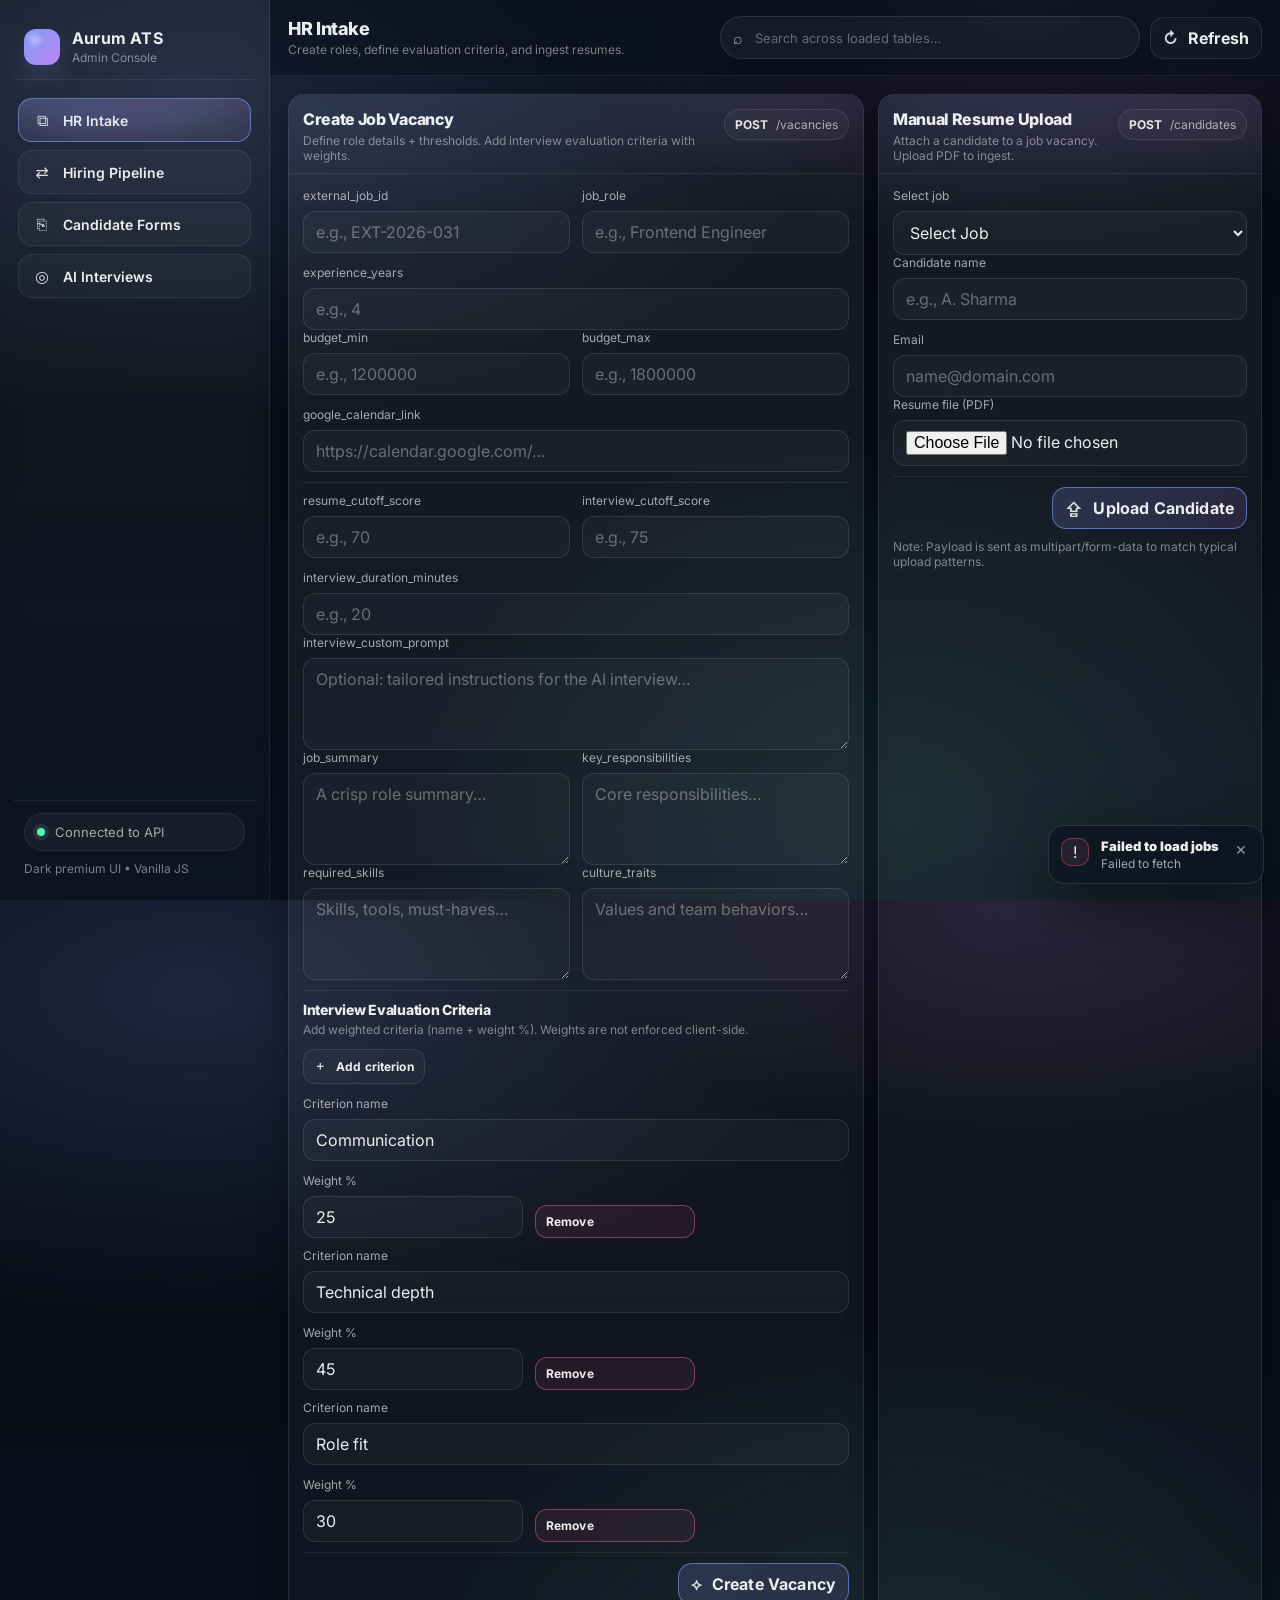
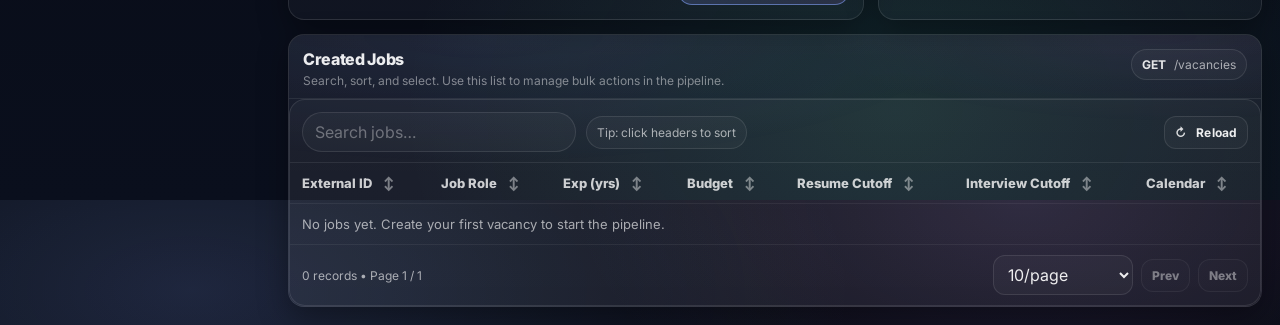
<file: Hr_Dashboard/index.html>
<!doctype html>
<html lang="en">
<head>
  <meta charset="UTF-8" />
  <meta name="viewport" content="width=device-width, initial-scale=1.0" />
  <title>ATS Admin — Premium Dashboard</title>
  <link rel="preconnect" href="https://fonts.gstatic.com" crossorigin>
  <link href="https://fonts.googleapis.com/css2?family=Inter:wght@400;500;600;700&display=swap" rel="stylesheet">
  <link rel="stylesheet" href="style.css" />
</head>
<body>
  <script>
    window.ENV = {
      API_BASE: "https://ai-screening-wbb0.onrender.com"
    }
  </script>

  <div class="app">
    <aside class="sidebar" id="sidebar">
      <div class="brand">
        <div class="brandMark" aria-hidden="true"></div>
        <div class="brandText">
          <div class="brandName">Aurum ATS</div>
          <div class="brandMeta">Admin Console</div>
        </div>
      </div>

      <nav class="nav">
        <button class="navItem active" data-route="hr">
          <span class="navIcon" aria-hidden="true">⧉</span>
          <span class="navLabel">HR Intake</span>
        </button>
        <button class="navItem" data-route="pipeline">
          <span class="navIcon" aria-hidden="true">⇄</span>
          <span class="navLabel">Hiring Pipeline</span>
        </button>
        <button class="navItem" data-route="forms">
          <span class="navIcon" aria-hidden="true">⎘</span>
          <span class="navLabel">Candidate Forms</span>
        </button>
        <button class="navItem" data-route="interviews">
          <span class="navIcon" aria-hidden="true">◎</span>
          <span class="navLabel">AI Interviews</span>
        </button>
      </nav>

      <div class="sidebarFooter">
        <div class="pill">
          <span class="dot"></span>
          <span class="pillText">Connected to API</span>
        </div>
        <div class="hint">Dark premium UI • Vanilla JS</div>
      </div>
    </aside>

    <main class="main">
      <header class="topbar">
        <div class="topbarLeft">
          <button class="iconBtn mobileOnly" id="sidebarToggle" aria-label="Toggle navigation">
            <span aria-hidden="true">☰</span>
          </button>
          <div class="pageTitleWrap">
            <div class="pageTitle" id="pageTitle">HR Intake</div>
            <div class="pageSubtitle" id="pageSubtitle">Create roles, define evaluation criteria, and ingest resumes.</div>
          </div>
        </div>

        <div class="topbarRight">
          <div class="globalSearch">
            <span class="gsIcon" aria-hidden="true">⌕</span>
            <input id="globalSearchInput" type="search" placeholder="Search across loaded tables…" autocomplete="off" />
            <button class="gsClear" id="globalSearchClear" title="Clear">×</button>
          </div>

          <button class="btn btnGhost" id="refreshCurrent">
            <span class="btnIcon" aria-hidden="true">↻</span>
            <span>Refresh</span>
          </button>
        </div>
      </header>

      <section class="content" id="content">
        <!-- dynamic -->
      </section>

      <div class="toastWrap" id="toastWrap" aria-live="polite" aria-relevant="additions"></div>
    </main>
  </div>
<!--
  <div class="modalOverlay" id="modalOverlay" hidden>
    <div class="modal" role="dialog" aria-modal="true" aria-labelledby="modalTitle">
      <div class="modalHeader">
        <div class="modalTitle" id="modalTitle">Modal</div>
        <button class="iconBtn" id="modalClose" aria-label="Close">×</button>
      </div>
      <div class="modalBody" id="modalBody"></div>
      <div class="modalFooter" id="modalFooter"></div>
    </div>
  </div>
-->
  <script src="app.js"></script>
</body>
</html>
</file>
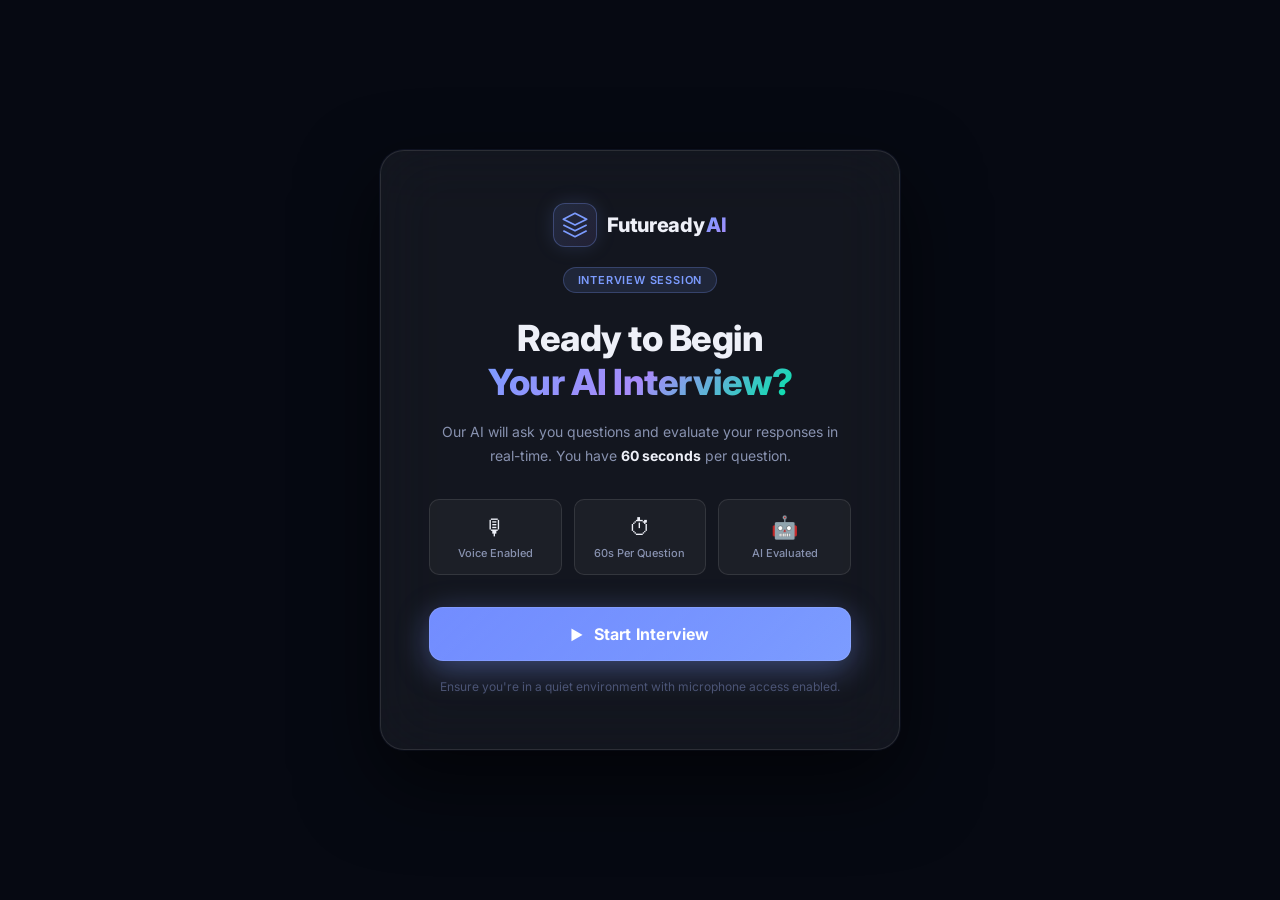
<file: interview_ui/index.html>
<!DOCTYPE html>
<html lang="en">
<head>
  <meta charset="UTF-8" />
  <title>Futuready AI Interview</title>
  <link href="https://fonts.googleapis.com/css2?family=Inter:wght@300;400;500;600;700;800;900&display=swap" rel="stylesheet">
  <link rel="icon" href="data:,">
  <meta name="viewport" content="width=device-width, initial-scale=1.0, user-scalable=no" />
  <link rel="stylesheet" href="style.css" />
</head>
<body data-state="idle">

  <!-- ANIMATED BACKGROUND -->
  <div class="bg-orbs">
    <div class="orb orb-1"></div>
    <div class="orb orb-2"></div>
    <div class="orb orb-3"></div>
    <div class="orb orb-4"></div>
  </div>

  <!-- GRID OVERLAY -->
  <div class="bg-grid"></div>

  <!-- START SCREEN -->
  <div id="startScreen" class="start-screen">
    <div class="start-card">
      <div class="start-logo">
        <div class="logo-icon">
          <svg width="28" height="28" viewBox="0 0 24 24" fill="none">
            <path d="M12 2L2 7l10 5 10-5-10-5z" stroke="#7c9cff" stroke-width="1.5" stroke-linejoin="round"/>
            <path d="M2 17l10 5 10-5M2 12l10 5 10-5" stroke="#7c9cff" stroke-width="1.5" stroke-linejoin="round"/>
          </svg>
        </div>
        <span class="logo-text">Futuready<span class="logo-ai">AI</span></span>
      </div>

      <div class="start-badge">Interview Session</div>

      <h1 class="start-title">Ready to Begin<br/><span class="gradient-text">Your AI Interview?</span></h1>
      <p class="start-subtitle">Our AI will ask you questions and evaluate your responses in real-time. You have <strong>60 seconds</strong> per question.</p>

      <div class="start-info-grid">
        <div class="start-info-item">
          <div class="info-icon">🎙</div>
          <div class="info-label">Voice Enabled</div>
        </div>
        <div class="start-info-item">
          <div class="info-icon">⏱</div>
          <div class="info-label">60s Per Question</div>
        </div>
        <div class="start-info-item">
          <div class="info-icon">🤖</div>
          <div class="info-label">AI Evaluated</div>
        </div>
      </div>

      <button id="startInterviewBtn" class="start-btn">
        <span class="start-btn-icon">▶</span>
        <span>Start Interview</span>
        <div class="start-btn-glow"></div>
      </button>

      <p class="start-disclaimer">Ensure you're in a quiet environment with microphone access enabled.</p>
    </div>
  </div>

  <!-- MAIN INTERVIEW UI -->
  <div class="interview-wrapper">

    <!-- HEADER -->
    <header class="interview-header">
      <div class="header-left">
        <div class="header-logo">
          <div class="logo-icon small">
            <svg width="16" height="16" viewBox="0 0 24 24" fill="none">
              <path d="M12 2L2 7l10 5 10-5-10-5z" stroke="#7c9cff" stroke-width="2" stroke-linejoin="round"/>
              <path d="M2 17l10 5 10-5M2 12l10 5 10-5" stroke="#7c9cff" stroke-width="2" stroke-linejoin="round"/>
            </svg>
          </div>
          <span class="logo-text small">Futuready<span class="logo-ai">AI</span></span>
        </div>
      </div>
      <div class="header-center">
        <div class="session-badge">
          <span class="session-dot"></span>
          <span>Live Interview Session</span>
        </div>
      </div>
      <div class="header-right">
      </div>
    </header>

    <!-- MAIN GRID -->
    <div class="container">

      <!-- LEFT: QUESTION PANEL -->
      <div class="panel question-panel">
        <!-- Gradient border effect -->
        <div class="panel-gradient-border"></div>

        <!-- Panel Header -->
        <div class="panel-header">
          <div class="panel-header-left">
            <div class="ai-avatar">
              <div class="ai-avatar-ring"></div>
              <div class="ai-avatar-inner">
                <svg width="18" height="18" viewBox="0 0 24 24" fill="none">
                  <rect x="3" y="3" width="18" height="18" rx="4" stroke="#7c9cff" stroke-width="1.5"/>
                  <circle cx="9" cy="10" r="1.5" fill="#7c9cff"/>
                  <circle cx="15" cy="10" r="1.5" fill="#7c9cff"/>
                  <path d="M8 15c1 1.5 7 1.5 8 0" stroke="#7c9cff" stroke-width="1.5" stroke-linecap="round"/>
                </svg>
              </div>
            </div>
            <div>
              <div class="panel-title">AI Interviewer</div>
              <div class="panel-subtitle" id="statusLabel">Initializing…</div>
            </div>
          </div>
          <div class="panel-header-right">
            <div class="question-number-badge" id="questionBadge">Q —</div>
          </div>
        </div>

        <!-- Question Timer Bar -->
        <div class="question-timer-bar">
          <div class="question-timer-fill" id="timerBar"></div>
        </div>

        <!-- Question Box -->
        <div class="question-box-wrapper">
          <div class="question-box" id="question">
            <div class="question-loading" id="questionLoading">
              <div class="thinking-dots">
                <span></span><span></span><span></span>
              </div>
              <p>AI is preparing your question…</p>
            </div>
            <div class="question-text" id="questionText" style="display:none;"></div>
          </div>
        </div>

        <!-- Answer Section -->
        <div class="answer-section">
          <div class="answer-label">
            <span class="answer-label-icon">✍</span>
            <span>Your Answer</span>
          </div>
          <textarea
            id="answerBox"
            placeholder="Speak your answer or type here…"
            spellcheck="false"
          ></textarea>
        </div>

        <!-- Controls -->
        <div class="controls">
          <button class="mic btn-mic" id="micBtn">
            <span class="mic-icon-wrap">
              <svg width="16" height="16" viewBox="0 0 24 24" fill="none">
                <rect x="9" y="2" width="6" height="11" rx="3" fill="currentColor"/>
                <path d="M5 10a7 7 0 0014 0M12 21v-4M8 21h8" stroke="currentColor" stroke-width="1.8" stroke-linecap="round"/>
              </svg>
            </span>
            <span>Speak</span>
            <div class="mic-ripple"></div>
          </button>

          <button class="submit btn-submit" id="submitBtn">
            <svg width="16" height="16" viewBox="0 0 24 24" fill="none">
              <path d="M5 12h14M13 6l6 6-6 6" stroke="currentColor" stroke-width="2" stroke-linecap="round" stroke-linejoin="round"/>
            </svg>
            <span>Submit Answer</span>
          </button>

          <!-- Hidden timer element for JS compatibility -->
          <div class="timer" id="timer" style="display:none;">⏱ 60s</div>
        </div>

      </div>

      <!-- RIGHT: SIDEBAR -->
      <div class="sidebar">

        <!-- Status Card -->
        <div class="panel sidebar-card status-card">
          <div class="panel-gradient-border"></div>
          <div class="sidebar-card-title">Session Status</div>

          <div class="status-indicator-block">
            <div class="status-orb-wrap">
              <div class="status-orb" id="statusOrb"></div>
            </div>
            <div class="status-text-block">
              <div class="status-main" id="statusMain">Idle</div>
              <div class="status-sub" id="statusSub">Waiting to begin</div>
            </div>
          </div>

          <div class="divider"></div>

          <!-- Progress -->
          <!--
          <div class="progress-block">
            <div class="progress-label-row">
              <span class="progress-label">Interview Progress</span>
              <span class="progress-pct" id="progressPct">0%</span>
            </div>
            <div class="progress-track">
              <div class="progress-fill" id="progressFill"></div>
              <div class="progress-glow" id="progressGlow"></div>
            </div>
          </div>

          <div class="divider"></div>
-->
          <!-- Timer Display -->
          <!--
          <div class="sidebar-timer-block">
            <div class="sidebar-timer-label">Time Remaining (Interview)</div>
            <div class="sidebar-timer-display" id="sidebarTimer">60</div>
            <div class="sidebar-timer-unit">seconds</div>
          </div>

        </div>
-->
        <!-- Tips Card -->
        <div class="panel sidebar-card tips-card">
          <div class="panel-gradient-border"></div>
          <div class="sidebar-card-title">Quick Tips</div>
          <ul class="tips-list">
            <li class="tip-item">
              <span class="tip-dot"></span>
              Speak clearly and at a natural pace
            </li>
            <li class="tip-item">
              <span class="tip-dot"></span>
              Structure answers with examples
            </li>
            <li class="tip-item">
              <span class="tip-dot"></span>
              Submit before the 60s timer ends
            </li>
            <li class="tip-item">
              <span class="tip-dot"></span>
              Be specific and concise
            </li>
          </ul>
        </div>

        <!-- Powered by -->
        <div class="powered-by">
          <span>Powered by</span>
          <span class="powered-brand">Futuready AI</span>
        </div>

      </div>
    </div>
  </div>

  <script src="./interview.js"></script>
</body>
</html>
</file>
<file: Hr_Dashboard/style.css>
:root{
  --bg0:#070A12;
  --bg1:#0A0F1D;
  --panel: rgba(255,255,255,.06);
  --panel2: rgba(255,255,255,.04);
  --stroke: rgba(255,255,255,.10);
  --stroke2: rgba(255,255,255,.14);
  --text: rgba(255,255,255,.92);
  --muted: rgba(255,255,255,.62);
  --muted2: rgba(255,255,255,.46);
  --good:#56F2B6;
  --warn:#FFC36A;
  --bad:#FF6B8B;
  --accent:#86A6FF;
  --accent2:#C58BFF;
  --shadow: 0 20px 60px rgba(0,0,0,.45);
  --shadow2: 0 10px 30px rgba(0,0,0,.35);
  --radius: 16px;
  --radius2: 12px;
  --radius3: 10px;
  --ring: 0 0 0 3px rgba(134,166,255,.22);
  --font: Inter, system-ui, -apple-system, Segoe UI, Roboto, Arial, sans-serif;
}

*{box-sizing:border-box}
html,body{height:100%}
body{
  margin:0;
  font-family:var(--font);
  color:var(--text);
  background:
    radial-gradient(1200px 600px at 15% 10%, rgba(134,166,255,.18), transparent 55%),
    radial-gradient(900px 500px at 80% 0%, rgba(197,139,255,.14), transparent 50%),
    radial-gradient(900px 700px at 70% 90%, rgba(86,242,182,.10), transparent 55%),
    linear-gradient(180deg, var(--bg0), var(--bg1));
  overflow-x:hidden;
}

a{color:inherit}
button,input,select,textarea{font:inherit}
input::placeholder, textarea::placeholder{color: rgba(255,255,255,.35);}

.app{
  display:flex;
  min-height:100vh;
}

.sidebar{
  width: 270px;
  padding: 18px 14px;
  border-right: 1px solid rgba(255,255,255,.08);
  background:
    linear-gradient(180deg, rgba(255,255,255,.05), rgba(255,255,255,.02));
  backdrop-filter: blur(10px);
  position: sticky;
  top:0;
  height:100vh;
}

.brand{
  display:flex;
  gap:12px;
  align-items:center;
  padding: 10px 10px 14px;
  border-bottom: 1px solid rgba(255,255,255,.08);
  margin-bottom: 14px;
}
.brandMark{
  width:36px;height:36px;border-radius:12px;
  background:
    radial-gradient(16px 16px at 30% 30%, rgba(255,255,255,.35), transparent 55%),
    linear-gradient(135deg, rgba(134,166,255,.95), rgba(197,139,255,.95));
  box-shadow: 0 12px 26px rgba(134,166,255,.16);
}
.brandName{font-weight:700; letter-spacing:.2px}
.brandMeta{font-size:12px;color:var(--muted2); margin-top:2px}

.nav{display:flex; flex-direction:column; gap:8px; padding: 4px}
.navItem{
  width:100%;
  border:1px solid rgba(255,255,255,.08);
  background: rgba(255,255,255,.03);
  color: var(--text);
  border-radius: 14px;
  padding: 11px 12px;
  display:flex;
  align-items:center;
  gap:10px;
  cursor:pointer;
  transition: transform .16s ease, border-color .16s ease, background .16s ease;
  position: relative;
  overflow:hidden;
}
.navIcon{width:22px; text-align:center; opacity:.9}
.navLabel{font-weight:600; font-size:14px}
.navItem:hover{
  transform: translateY(-1px);
  border-color: rgba(134,166,255,.35);
  background: rgba(134,166,255,.06);
}
.navItem.active{
  border-color: rgba(134,166,255,.55);
  background:
    radial-gradient(600px 120px at 0% 0%, rgba(134,166,255,.18), transparent 40%),
    radial-gradient(700px 140px at 80% 0%, rgba(197,139,255,.14), transparent 45%),
    rgba(255,255,255,.04);
}
.navItem.active::after{
  content:"";
  position:absolute;
  inset:-2px;
  background: linear-gradient(90deg, rgba(134,166,255,.0), rgba(134,166,255,.20), rgba(197,139,255,.18), rgba(86,242,182,.12), rgba(134,166,255,.0));
  filter: blur(14px);
  opacity:.55;
  pointer-events:none;
}

.sidebarFooter{
  margin-top: 18px;
  padding: 12px 10px;
  border-top: 1px solid rgba(255,255,255,.08);
  position: absolute;
  bottom: 12px;
  left: 14px;
  right: 14px;
}
.pill{
  display:flex;
  align-items:center;
  gap:10px;
  background: rgba(255,255,255,.04);
  border: 1px solid rgba(255,255,255,.08);
  border-radius: 999px;
  padding: 10px 12px;
}
.dot{
  width:8px;height:8px;border-radius:999px;
  background: var(--good);
  box-shadow: 0 0 0 4px rgba(86,242,182,.12);
}
.pillText{font-size:13px; color: var(--muted)}
.hint{margin-top:10px; font-size:12px; color: var(--muted2)}

.main{
  flex:1;
  display:flex;
  flex-direction:column;
  min-width:0;
}

.topbar{
  position: sticky;
  top:0;
  z-index:10;
  display:flex;
  justify-content:space-between;
  align-items:center;
  padding: 16px 18px;
  background: rgba(10,15,29,.55);
  backdrop-filter: blur(12px);
  border-bottom: 1px solid rgba(255,255,255,.08);
}
.topbarLeft{display:flex; align-items:center; gap:12px; min-width: 0;}
.pageTitle{font-weight:800; letter-spacing:-.02em; font-size:18px}
.pageSubtitle{color:var(--muted2); font-size:12px; margin-top:3px; white-space:nowrap; overflow:hidden; text-overflow:ellipsis; max-width: 58vw;}
.pageTitleWrap{min-width:0}

.topbarRight{display:flex; align-items:center; gap:10px}
.globalSearch{
  width: min(420px, 44vw);
  display:flex;
  align-items:center;
  gap:10px;
  padding: 10px 12px;
  border-radius: 999px;
  background: rgba(255,255,255,.04);
  border: 1px solid rgba(255,255,255,.10);
  box-shadow: 0 12px 30px rgba(0,0,0,.18);
}
.gsIcon{opacity:.7}
.globalSearch input{
  flex:1;
  background:transparent;
  border:0;
  color:var(--text);
  outline:none;
  font-size:13px;
}
.gsClear{
  border:0;
  background:transparent;
  color: rgba(255,255,255,.55);
  font-size:18px;
  cursor:pointer;
  padding:0 2px;
}
.gsClear:hover{color: rgba(255,255,255,.85)}

.content{
  padding: 18px;
  display:flex;
  flex-direction:column;
  gap: 14px;
}

.grid{
  display:grid;
  grid-template-columns: 1.2fr .8fr;
  gap: 14px;
}
@media (max-width: 1100px){
  .grid{grid-template-columns: 1fr}
}

.card{
  border: 1px solid rgba(255,255,255,.10);
  background: linear-gradient(180deg, rgba(255,255,255,.06), rgba(255,255,255,.03));
  border-radius: var(--radius);
  box-shadow: var(--shadow2);
  overflow:hidden;
  position:relative;
}
.card::before{
  content:"";
  position:absolute;
  inset:0;
  background:
    radial-gradient(900px 240px at 20% 0%, rgba(134,166,255,.12), transparent 55%),
    radial-gradient(700px 180px at 90% 0%, rgba(197,139,255,.10), transparent 50%);
  opacity:.75;
  pointer-events:none;
}
.cardHeader{
  padding: 14px 14px 10px;
  border-bottom: 1px solid rgba(255,255,255,.08);
  display:flex;
  align-items:flex-start;
  justify-content:space-between;
  gap:12px;
  position:relative;
}
.cardTitle{font-weight:800; letter-spacing:-.02em}
.cardDesc{margin-top:4px; color: var(--muted2); font-size:12px}
.cardBody{
  padding: 14px;
  position:relative;
}

.row{display:flex; gap:12px; flex-wrap:wrap}
.field{
  display:flex;
  flex-direction:column;
  gap:8px;
  flex: 1 1 220px;
  min-width: 210px;
}
.field label{
  font-size:12px;
  color: var(--muted);
}
.input, select.input, textarea.input{
  width:100%;
  border-radius: 12px;
  border: 1px solid rgba(255,255,255,.10);
  background: rgba(255,255,255,.03);
  padding: 10px 12px;
  color: var(--text);
  outline:none;
  transition: border-color .16s ease, box-shadow .16s ease, background .16s ease;
}
textarea.input{min-height: 92px; resize: vertical}
.input:focus{
  border-color: rgba(134,166,255,.55);
  box-shadow: var(--ring);
  background: rgba(134,166,255,.05);
}

.divider{
  height:1px;
  background: rgba(255,255,255,.08);
  margin: 10px 0;
}

.btn{
  border: 1px solid rgba(255,255,255,.14);
  background: rgba(255,255,255,.06);
  color: var(--text);
  border-radius: 14px;
  padding: 10px 12px;
  cursor:pointer;
  transition: transform .14s ease, border-color .14s ease, background .14s ease;
  display:inline-flex;
  align-items:center;
  gap:10px;
  font-weight:700;
  letter-spacing:.01em;
}
.btn:hover{
  transform: translateY(-1px);
  border-color: rgba(134,166,255,.45);
  background: rgba(134,166,255,.07);
}
.btn:active{transform: translateY(0px)}
.btnPrimary{
  border-color: rgba(134,166,255,.55);
  background: linear-gradient(135deg, rgba(134,166,255,.18), rgba(197,139,255,.12));
}
.btnDanger{
  border-color: rgba(255,107,139,.45);
  background: rgba(255,107,139,.08);
}
.btnGhost{
  border-color: rgba(255,255,255,.10);
  background: rgba(255,255,255,.03);
}
.btnSmall{
  padding: 8px 10px;
  border-radius: 12px;
  font-size: 12px;
  font-weight: 700;
}
.btnIcon{opacity:.9}
.iconBtn{
  border: 1px solid rgba(255,255,255,.12);
  background: rgba(255,255,255,.04);
  color: var(--text);
  width: 40px;
  height: 40px;
  border-radius: 14px;
  display:grid;
  place-items:center;
  cursor:pointer;
  transition: transform .14s ease, border-color .14s ease, background .14s ease;
}
.iconBtn:hover{
  transform: translateY(-1px);
  border-color: rgba(134,166,255,.45);
  background: rgba(134,166,255,.06);
}
.mobileOnly{display:none}
@media (max-width: 980px){
  .mobileOnly{display:inline-grid}
  .sidebar{
    position: fixed;
    left: 0;
    top: 0;
    transform: translateX(-105%);
    transition: transform .22s ease;
    z-index: 30;
  }
  .sidebar.open{transform: translateX(0)}
  .sidebarFooter{position: static; margin-top: 18px}
  .pageSubtitle{max-width: 50vw}
}

.tableWrap{
  border: 1px solid rgba(255,255,255,.10);
  background: rgba(255,255,255,.03);
  border-radius: var(--radius);
  overflow:hidden;
}
.tableTools{
  display:flex;
  align-items:center;
  justify-content:space-between;
  gap:10px;
  padding: 12px 12px 10px;
  border-bottom: 1px solid rgba(255,255,255,.08);
}
.toolsLeft{display:flex; align-items:center; gap:10px; flex-wrap:wrap}
.toolsRight{display:flex; align-items:center; gap:10px; flex-wrap:wrap; justify-content:flex-end}
.miniInput{
  border-radius: 999px;
  border: 1px solid rgba(255,255,255,.10);
  background: rgba(255,255,255,.03);
  padding: 9px 12px;
  color: var(--text);
  outline:none;
  min-width: 220px;
}
.miniSelect{
  min-width: 220px;
}
.badge{
  font-size: 12px;
  color: var(--muted);
  padding: 8px 10px;
  border-radius: 999px;
  border: 1px solid rgba(255,255,255,.10);
  background: rgba(255,255,255,.03);
}

table{
  width:100%;
  border-collapse: collapse;
}
th, td{
  padding: 12px 12px;
  border-bottom: 1px solid rgba(255,255,255,.06);
  font-size: 13px;
  vertical-align: middle;
}
th{
  color: rgba(255,255,255,.78);
  text-align:left;
  font-weight: 800;
  cursor: pointer;
  user-select: none;
}
th .sort{
  margin-left: 8px;
  opacity:.55;
  font-weight:900;
}
tr:hover td{
  background: rgba(134,166,255,.05);
}
td{color: rgba(255,255,255,.84)}
td.muted{color: var(--muted)}
.cellActions{
  display:flex;
  gap:8px;
  flex-wrap:wrap;
}
.link{
  color: rgba(134,166,255,.92);
  text-decoration: none;
  border-bottom: 1px dashed rgba(134,166,255,.35);
}
.link:hover{
  color: rgba(197,139,255,.95);
  border-bottom-color: rgba(197,139,255,.45);
}

.pagination{
  display:flex;
  justify-content:space-between;
  align-items:center;
  gap:10px;
  padding: 10px 12px;
}
.pager{
  display:flex;
  gap:8px;
  align-items:center;
}
.pageBtn{
  border: 1px solid rgba(255,255,255,.12);
  background: rgba(255,255,255,.03);
  color: var(--text);
  border-radius: 12px;
  padding: 8px 10px;
  cursor:pointer;
  font-weight:800;
  font-size:12px;
}
.pageBtn:disabled{opacity:.45; cursor:not-allowed}
.pageInfo{color: var(--muted); font-size:12px}

.kpiRow{
  display:grid;
  grid-template-columns: repeat(4, minmax(0, 1fr));
  gap: 12px;
}
@media (max-width: 1100px){
  .kpiRow{grid-template-columns: repeat(2, minmax(0, 1fr))}
}
@media (max-width: 520px){
  .kpiRow{grid-template-columns: 1fr}
}
.kpi{
  padding: 14px;
  border-radius: var(--radius);
  border: 1px solid rgba(255,255,255,.10);
  background:
    radial-gradient(700px 240px at 25% 0%, rgba(134,166,255,.14), transparent 55%),
    rgba(255,255,255,.03);
}
.kpiLabel{color: var(--muted2); font-size:12px}
.kpiValue{font-size: 20px; font-weight: 900; letter-spacing:-.02em; margin-top:6px}
.kpiMeta{color: var(--muted2); font-size:12px; margin-top:6px}

.skeleton{
  background: linear-gradient(90deg, rgba(255,255,255,.05), rgba(255,255,255,.10), rgba(255,255,255,.05));
  background-size: 200% 100%;
  animation: shimmer 1.1s linear infinite;
  border-radius: 12px;
  height: 14px;
}
@keyframes shimmer{
  0%{background-position: 200% 0}
  100%{background-position: -200% 0}
}
.skelBlock{height: 44px; border-radius: 14px}
.skelRow{display:grid; grid-template-columns: repeat(3, 1fr); gap: 12px}
@media (max-width: 900px){.skelRow{grid-template-columns: 1fr}}

.toastWrap{
  position: fixed;
  right: 16px;
  bottom: 16px;
  z-index: 50;
  display:flex;
  flex-direction:column;
  gap:10px;
  max-width: min(420px, calc(100vw - 32px));
}
.toast{
  border-radius: 16px;
  border: 1px solid rgba(255,255,255,.12);
  background: rgba(10,15,29,.62);
  backdrop-filter: blur(12px);
  box-shadow: var(--shadow);
  padding: 12px 12px;
  display:flex;
  gap:12px;
  align-items:flex-start;
  animation: pop .18s ease;
}
@keyframes pop{
  from{transform: translateY(8px); opacity:0}
  to{transform: translateY(0px); opacity:1}
}
.toastIcon{
  width: 28px;height:28px;border-radius: 10px;
  display:grid; place-items:center;
  background: rgba(255,255,255,.06);
  border: 1px solid rgba(255,255,255,.10);
}
.toastTitle{font-weight:900; font-size:13px}
.toastMsg{color: var(--muted); font-size:12px; margin-top:2px}
.toast.good .toastIcon{border-color: rgba(86,242,182,.35); background: rgba(86,242,182,.10)}
.toast.bad .toastIcon{border-color: rgba(255,107,139,.35); background: rgba(255,107,139,.10)}
.toast.warn .toastIcon{border-color: rgba(255,195,106,.35); background: rgba(255,195,106,.10)}
.toastClose{
  margin-left:auto;
  border:0;
  background:transparent;
  color: rgba(255,255,255,.55);
  cursor:pointer;
  font-size:18px;
  padding:0 4px;
}
.toastClose:hover{color: rgba(255,255,255,.85)}

.modalOverlay{
  position: fixed;
  inset: 0;
  background: rgba(0,0,0,.55);
  display:grid;
  place-items:center;
  padding: 18px;
  z-index: 60;
}
.modal{
  width: min(920px, 100%);
  max-height: min(82vh, 900px);
  overflow:auto;
  border-radius: 18px;
  border: 1px solid rgba(255,255,255,.14);
  background:
    radial-gradient(900px 240px at 20% 0%, rgba(134,166,255,.18), transparent 55%),
    radial-gradient(800px 220px at 90% 0%, rgba(197,139,255,.14), transparent 55%),
    rgba(10,15,29,.88);
  backdrop-filter: blur(14px);
  box-shadow: var(--shadow);
}
.modalHeader{
  display:flex;
  align-items:center;
  justify-content:space-between;
  padding: 14px 14px 10px;
  border-bottom: 1px solid rgba(255,255,255,.08);
}
.modalTitle{font-weight: 900; letter-spacing:-.02em}
.modalBody{padding: 14px}
.modalFooter{
  padding: 12px 14px 14px;
  border-top: 1px solid rgba(255,255,255,.08);
  display:flex;
  gap:10px;
  justify-content:flex-end;
}

.split{
  display:grid;
  grid-template-columns: 1fr 1fr;
  gap: 12px;
}
@media (max-width: 900px){
  .split{grid-template-columns: 1fr}
}
.transcript{
  display:flex;
  flex-direction:column;
  gap: 12px;
}
.qa{
  border: 1px solid rgba(255,255,255,.10);
  background: rgba(255,255,255,.03);
  border-radius: 16px;
  padding: 12px;
}
.q{
  font-weight: 900;
  letter-spacing:-.01em;
}
.a{
  margin-top: 8px;
  color: rgba(255,255,255,.80);
  white-space: pre-wrap;
  line-height: 1.5;
}
.chip{
  display:inline-flex;
  align-items:center;
  gap:8px;
  border-radius: 999px;
  padding: 7px 10px;
  border: 1px solid rgba(255,255,255,.10);
  background: rgba(255,255,255,.03);
  font-size: 12px;
  color: var(--muted);
}
.chip strong{color: rgba(255,255,255,.88)}
</file>
<file: interview_ui/style.css>
/* ================================================
   FUTUREADY AI INTERVIEW — ULTRA PREMIUM UI
   ================================================ */

@import url('https://fonts.googleapis.com/css2?family=Inter:wght@300;400;500;600;700;800;900&display=swap');

/* ── RESET & TOKENS ─────────────────────────── */
:root {
  --bg:               #060912;
  --bg-2:             #0a0f1e;
  --glass:            rgba(255,255,255,0.055);
  --glass-strong:     rgba(255,255,255,0.10);
  --glass-border:     rgba(255,255,255,0.10);
  --glass-border-h:   rgba(255,255,255,0.18);
  --accent:           #7c9cff;
  --accent-2:         #a78bfa;
  --success:          #00e5a8;
  --danger:           #ff5c5c;
  --text:             #eef0f8;
  --text-muted:       #8892b0;
  --text-faint:       #4a5270;
  --shadow-deep:      0 32px 80px rgba(0,0,0,0.6);
  --shadow-card:      0 8px 32px rgba(0,0,0,0.4);
  --radius-lg:        20px;
  --radius-md:        14px;
  --radius-sm:        10px;
  --transition:       0.3s cubic-bezier(0.4,0,0.2,1);
}

*, *::before, *::after {
  box-sizing: border-box;
  margin: 0;
  padding: 0;
}

html { font-size: 16px; }

body {
  font-family: 'Inter', system-ui, -apple-system, sans-serif;
  background: var(--bg);
  color: var(--text);
  min-height: 100vh;
  overflow-x: hidden;
  -webkit-font-smoothing: antialiased;
}

/* ── BACKGROUND ORBS ────────────────────────── */
.bg-orbs {
  position: fixed;
  inset: 0;
  z-index: 0;
  pointer-events: none;
  overflow: hidden;
}

.orb {
  position: absolute;
  border-radius: 50%;
  filter: blur(80px);
  opacity: 0.35;
  animation: orbFloat 12s ease-in-out infinite alternate;
}

.orb-1 {
  width: 600px; height: 600px;
  background: radial-gradient(circle, #1e2d6b, transparent 70%);
  top: -200px; left: -150px;
  animation-duration: 14s;
}
.orb-2 {
  width: 500px; height: 500px;
  background: radial-gradient(circle, #0d2b4e, transparent 70%);
  top: -100px; right: -100px;
  animation-duration: 10s;
  animation-delay: -3s;
}
.orb-3 {
  width: 400px; height: 400px;
  background: radial-gradient(circle, #1a0b3b, transparent 70%);
  bottom: 0; left: 20%;
  animation-duration: 16s;
  animation-delay: -6s;
}
.orb-4 {
  width: 300px; height: 300px;
  background: radial-gradient(circle, #0b2840, transparent 70%);
  bottom: 100px; right: 10%;
  animation-duration: 12s;
  animation-delay: -2s;
}

@keyframes orbFloat {
  0%   { transform: translate(0, 0) scale(1); }
  100% { transform: translate(30px, 40px) scale(1.08); }
}

/* ── GRID OVERLAY ───────────────────────────── */
.bg-grid {
  position: fixed;
  inset: 0;
  z-index: 0;
  pointer-events: none;
  background-image:
    linear-gradient(rgba(124,156,255,0.025) 1px, transparent 1px),
    linear-gradient(90deg, rgba(124,156,255,0.025) 1px, transparent 1px);
  background-size: 60px 60px;
}

/* ── START SCREEN ───────────────────────────── */
.start-screen {
  position: fixed;
  inset: 0;
  z-index: 9999;
  display: flex;
  align-items: center;
  justify-content: center;
  background: var(--bg);
  backdrop-filter: blur(0);
  animation: fadeIn 0.4s ease;
}

.start-card {
  position: relative;
  z-index: 1;
  background: var(--glass);
  backdrop-filter: blur(32px);
  border: 1px solid var(--glass-border);
  border-radius: 24px;
  padding: 52px 48px;
  max-width: 520px;
  width: 92%;
  text-align: center;
  box-shadow: var(--shadow-deep), 0 0 0 1px rgba(124,156,255,0.08);
  animation: slideUp 0.5s cubic-bezier(0.4,0,0.2,1);
}

@keyframes slideUp {
  from { opacity: 0; transform: translateY(30px); }
  to   { opacity: 1; transform: translateY(0); }
}

@keyframes fadeIn {
  from { opacity: 0; }
  to   { opacity: 1; }
}

/* LOGO */
.header-logo,
.start-logo {
  display: flex;
  align-items: center;
  gap: 10px;
  justify-content: center;
  margin-bottom: 20px;
}

.logo-icon {
  width: 44px; height: 44px;
  background: linear-gradient(135deg, rgba(124,156,255,0.15), rgba(167,139,250,0.1));
  border: 1px solid rgba(124,156,255,0.3);
  border-radius: 12px;
  display: flex;
  align-items: center;
  justify-content: center;
  box-shadow: 0 0 20px rgba(124,156,255,0.15);
}

.logo-icon.small {
  width: 30px; height: 30px;
  border-radius: 8px;
}

.logo-text {
  font-size: 20px;
  font-weight: 800;
  color: var(--text);
  letter-spacing: -0.3px;
}

.logo-text.small {
  font-size: 15px;
}

.logo-ai {
  background: linear-gradient(135deg, #7c9cff, #a78bfa);
  -webkit-background-clip: text;
  -webkit-text-fill-color: transparent;
  background-clip: text;
  margin-left: 2px;
}

/* BADGE */
.start-badge {
  display: inline-flex;
  align-items: center;
  gap: 6px;
  background: rgba(124,156,255,0.12);
  border: 1px solid rgba(124,156,255,0.25);
  color: var(--accent);
  font-size: 11px;
  font-weight: 600;
  letter-spacing: 0.8px;
  text-transform: uppercase;
  padding: 5px 14px;
  border-radius: 100px;
  margin-bottom: 24px;
}

.start-title {
  font-size: 36px;
  font-weight: 800;
  line-height: 1.2;
  letter-spacing: -0.5px;
  margin-bottom: 16px;
}

.gradient-text {
  background: linear-gradient(135deg, #7c9cff 0%, #a78bfa 50%, #00e5a8 100%);
  -webkit-background-clip: text;
  -webkit-text-fill-color: transparent;
  background-clip: text;
}

.start-subtitle {
  color: var(--text-muted);
  font-size: 14px;
  line-height: 1.7;
  margin-bottom: 32px;
}

.start-subtitle strong {
  color: var(--text);
}

/* INFO GRID */
.start-info-grid {
  display: grid;
  grid-template-columns: repeat(3, 1fr);
  gap: 12px;
  margin-bottom: 32px;
}

.start-info-item {
  background: rgba(255,255,255,0.04);
  border: 1px solid var(--glass-border);
  border-radius: var(--radius-sm);
  padding: 14px 8px;
  transition: var(--transition);
}

.start-info-item:hover {
  background: rgba(255,255,255,0.07);
  border-color: var(--glass-border-h);
}

.info-icon {
  font-size: 22px;
  margin-bottom: 6px;
}

.info-label {
  font-size: 11px;
  color: var(--text-muted);
  font-weight: 500;
}

/* START BUTTON */
.start-btn {
  position: relative;
  display: inline-flex;
  align-items: center;
  justify-content: center;
  gap: 10px;
  width: 100%;
  padding: 17px 28px;
  font-size: 16px;
  font-weight: 700;
  color: #fff;
  background: linear-gradient(135deg, #5a79ff, #7c9cff, #a78bfa);
  background-size: 200% 200%;
  border: none;
  border-radius: var(--radius-md);
  cursor: pointer;
  letter-spacing: 0.2px;
  overflow: hidden;
  animation: gradientShift 4s ease infinite;
  box-shadow: 0 8px 32px rgba(124,156,255,0.4), 0 0 0 1px rgba(255,255,255,0.1) inset;
  transition: transform 0.2s ease, box-shadow 0.2s ease;
  margin-bottom: 16px;
}

.start-btn:hover {
  transform: translateY(-2px);
  box-shadow: 0 12px 40px rgba(124,156,255,0.55), 0 0 0 1px rgba(255,255,255,0.1) inset;
}

.start-btn:active {
  transform: scale(0.98);
}

.start-btn:disabled {
  opacity: 0.6;
  cursor: not-allowed;
  animation: none;
}

@keyframes gradientShift {
  0%, 100% { background-position: 0% 50%; }
  50%       { background-position: 100% 50%; }
}

.start-btn-icon {
  font-size: 14px;
}

.start-btn-glow {
  position: absolute;
  inset: 0;
  background: linear-gradient(135deg, rgba(255,255,255,0.15), transparent);
  pointer-events: none;
}

.start-disclaimer {
  font-size: 12px;
  color: var(--text-faint);
  line-height: 1.6;
}

/* ── INTERVIEW WRAPPER ──────────────────────── */
.interview-wrapper {
  position: relative;
  z-index: 1;
  min-height: 100vh;
  display: flex;
  flex-direction: column;
  padding: 0 0 32px;
}

/* ── HEADER ─────────────────────────────────── */
.interview-header {
  display: flex;
  align-items: center;
  justify-content: space-between;
  padding: 0 28px;
  height: 64px;
  border-bottom: 1px solid rgba(255,255,255,0.06);
  background: rgba(6,9,18,0.7);
  backdrop-filter: blur(20px);
  position: sticky;
  top: 0;
  z-index: 100;
}

.header-left {
  display: flex;
  align-items: center;
}

.header-logo {
  display: flex;
  align-items: center;
  gap: 8px;
  margin-bottom: 0;
  justify-content: flex-start;
}

.header-center {
  display: flex;
  align-items: center;
}

.session-badge {
  display: flex;
  align-items: center;
  gap: 7px;
  background: rgba(0,229,168,0.08);
  border: 1px solid rgba(0,229,168,0.2);
  border-radius: 100px;
  padding: 5px 14px;
  font-size: 12px;
  font-weight: 500;
  color: var(--success);
}

.session-dot {
  width: 7px;
  height: 7px;
  background: var(--success);
  border-radius: 50%;
  animation: pulse 2s ease-in-out infinite;
}

@keyframes pulse {
  0%, 100% { opacity: 1; transform: scale(1); }
  50%       { opacity: 0.6; transform: scale(0.85); }
}

.header-right {
  display: flex;
  align-items: center;
}

.header-time {
  font-size: 14px;
  font-weight: 700;
  color: var(--accent);
  font-variant-numeric: tabular-nums;
  letter-spacing: 0.5px;
}

/* ── MAIN CONTAINER ─────────────────────────── */
.container {
  width: 94%;
  max-width: 1280px;
  margin: 28px auto 0;
  display: grid;
  grid-template-columns: 1.55fr 1fr;
  gap: 24px;
  align-items: start;
}

/* ── GLASS PANEL BASE ───────────────────────── */
.panel {
  position: relative;
  background: var(--glass);
  backdrop-filter: blur(28px);
  border-radius: var(--radius-lg);
  border: 1px solid var(--glass-border);
  box-shadow: var(--shadow-card);
  overflow: hidden;
  transition: border-color var(--transition), box-shadow var(--transition);
}

/* Animated gradient border effect */
.panel-gradient-border {
  position: absolute;
  inset: 0;
  border-radius: var(--radius-lg);
  padding: 1px;
  background: linear-gradient(
    135deg,
    rgba(124,156,255,0.3) 0%,
    rgba(167,139,250,0.15) 40%,
    rgba(0,229,168,0.1) 70%,
    transparent 100%
  );
  -webkit-mask:
    linear-gradient(#fff 0 0) content-box,
    linear-gradient(#fff 0 0);
  -webkit-mask-composite: xor;
  mask-composite: exclude;
  pointer-events: none;
  opacity: 0.6;
  animation: borderRotate 8s linear infinite;
}

@keyframes borderRotate {
  0%   { background-position: 0% 50%; }
  100% { background-position: 200% 50%; }
}

/* ── QUESTION PANEL ─────────────────────────── */
.question-panel {
  padding: 28px;
  display: flex;
  flex-direction: column;
  gap: 20px;
}

/* Panel Header */
.panel-header {
  display: flex;
  align-items: center;
  justify-content: space-between;
}

.panel-header-left {
  display: flex;
  align-items: center;
  gap: 14px;
}

/* AI Avatar */
.ai-avatar {
  position: relative;
  width: 46px;
  height: 46px;
  flex-shrink: 0;
}

.ai-avatar-ring {
  position: absolute;
  inset: -3px;
  border-radius: 50%;
  background: conic-gradient(
    from 0deg,
    transparent 0deg,
    rgba(124,156,255,0.8) 90deg,
    rgba(167,139,250,0.6) 180deg,
    transparent 270deg
  );
  animation: ringRotate 3s linear infinite;
}

.ai-avatar-inner {
  position: absolute;
  inset: 3px;
  background: linear-gradient(135deg, #0e1528, #131b35);
  border-radius: 50%;
  display: flex;
  align-items: center;
  justify-content: center;
  border: 1px solid rgba(124,156,255,0.2);
}

@keyframes ringRotate {
  from { transform: rotate(0deg); }
  to   { transform: rotate(360deg); }
}

.panel-title {
  font-size: 15px;
  font-weight: 700;
  color: var(--text);
  letter-spacing: -0.1px;
}

.panel-subtitle {
  font-size: 12px;
  color: var(--text-muted);
  margin-top: 2px;
  font-weight: 500;
}

.question-number-badge {
  background: rgba(124,156,255,0.12);
  border: 1px solid rgba(124,156,255,0.25);
  color: var(--accent);
  font-size: 12px;
  font-weight: 700;
  padding: 5px 14px;
  border-radius: 100px;
  letter-spacing: 0.3px;
}

/* Timer Bar */
.question-timer-bar {
  height: 3px;
  background: rgba(255,255,255,0.06);
  border-radius: 100px;
  overflow: hidden;
  position: relative;
}

.question-timer-fill {
  height: 100%;
  width: 100%;
  background: linear-gradient(90deg, #7c9cff, #a78bfa);
  border-radius: 100px;
  transform-origin: left;
  transition: width 1s linear, background 1s ease;
  box-shadow: 0 0 8px rgba(124,156,255,0.6);
}

/* Question Box */
.question-box-wrapper {
  position: relative;
}

.question-box {
  background: rgba(255,255,255,0.04);
  border: 1px solid rgba(255,255,255,0.08);
  border-radius: var(--radius-md);
  min-height: 130px;
  padding: 24px;
  display: flex;
  align-items: center;
  justify-content: center;
  transition: all 0.4s ease;
  position: relative;
  overflow: hidden;
}

.question-box::before {
  content: '';
  position: absolute;
  inset: 0;
  background: linear-gradient(135deg, rgba(124,156,255,0.04), transparent);
  pointer-events: none;
}

/* Question Loading */
.question-loading {
  display: flex;
  flex-direction: column;
  align-items: center;
  gap: 14px;
}

.question-loading p {
  font-size: 13px;
  color: var(--text-muted);
  font-style: italic;
}

.thinking-dots {
  display: flex;
  gap: 6px;
}

.thinking-dots span {
  width: 8px;
  height: 8px;
  border-radius: 50%;
  background: linear-gradient(135deg, #7c9cff, #a78bfa);
  animation: dotBounce 1.4s ease-in-out infinite;
}

.thinking-dots span:nth-child(2) { animation-delay: 0.2s; }
.thinking-dots span:nth-child(3) { animation-delay: 0.4s; }

@keyframes dotBounce {
  0%, 80%, 100% { transform: scale(0.6); opacity: 0.4; }
  40%            { transform: scale(1.2); opacity: 1; }
}

.question-text {
  font-size: 20px;
  font-weight: 500;
  line-height: 1.55;
  color: var(--text);
  width: 100%;
  animation: questionFadeIn 0.5s ease;
}

@keyframes questionFadeIn {
  from { opacity: 0; transform: translateY(8px); }
  to   { opacity: 1; transform: translateY(0); }
}

/* Answer Section */
.answer-section {
  display: flex;
  flex-direction: column;
  gap: 10px;
}

.answer-label {
  display: flex;
  align-items: center;
  gap: 7px;
  font-size: 12px;
  font-weight: 600;
  color: var(--text-muted);
  letter-spacing: 0.3px;
  text-transform: uppercase;
}

.answer-label-icon {
  font-size: 14px;
}

textarea#answerBox {
  width: 100%;
  background: rgba(10,15,30,0.8);
  color: var(--text);
  border: 1px solid rgba(255,255,255,0.08);
  border-radius: var(--radius-md);
  padding: 16px 18px;
  font-size: 14px;
  font-family: 'Inter', sans-serif;
  font-weight: 400;
  line-height: 1.65;
  resize: none;
  outline: none;
  min-height: 110px;
  transition: border-color 0.3s ease, box-shadow 0.3s ease;
  caret-color: var(--accent);
}

textarea#answerBox::placeholder {
  color: var(--text-faint);
}

textarea#answerBox:focus {
  border-color: rgba(124,156,255,0.4);
  box-shadow: 0 0 0 3px rgba(124,156,255,0.1), 0 0 20px rgba(124,156,255,0.08);
}

/* Controls */
.controls {
  display: flex;
  align-items: center;
  gap: 12px;
}

/* Buttons base */
button {
  font-family: 'Inter', sans-serif;
  cursor: pointer;
  border: none;
  outline: none;
  transition: all var(--transition);
}

button:disabled {
  opacity: 0.5;
  cursor: not-allowed;
  transform: none !important;
}

/* Mic Button */
.btn-mic {
  position: relative;
  display: flex;
  align-items: center;
  gap: 8px;
  padding: 13px 22px;
  background: linear-gradient(135deg, rgba(124,156,255,0.2), rgba(90,121,255,0.15));
  border: 1px solid rgba(124,156,255,0.35);
  border-radius: var(--radius-md);
  color: var(--accent);
  font-size: 14px;
  font-weight: 600;
  overflow: hidden;
  white-space: nowrap;
}

.btn-mic:hover {
  background: linear-gradient(135deg, rgba(124,156,255,0.3), rgba(90,121,255,0.2));
  border-color: rgba(124,156,255,0.6);
  transform: translateY(-1px);
  box-shadow: 0 8px 24px rgba(124,156,255,0.2);
}

.mic-icon-wrap {
  display: flex;
  align-items: center;
}

.mic-ripple {
  position: absolute;
  inset: 0;
  border-radius: inherit;
  pointer-events: none;
}

/* Submit Button */
.btn-submit {
  display: flex;
  align-items: center;
  gap: 8px;
  padding: 13px 26px;
  background: linear-gradient(135deg, #00e5a8, #00c896);
  border-radius: var(--radius-md);
  color: #003d2b;
  font-size: 14px;
  font-weight: 700;
  box-shadow: 0 8px 28px rgba(0,229,168,0.3);
  white-space: nowrap;
}

.btn-submit:hover {
  transform: translateY(-2px);
  box-shadow: 0 12px 36px rgba(0,229,168,0.45);
}

.btn-submit:active {
  transform: scale(0.97);
}

/* Hidden timer for JS */
.timer {
  display: none !important;
}

/* ── SIDEBAR ────────────────────────────────── */
.sidebar {
  display: flex;
  flex-direction: column;
  gap: 18px;
}

.sidebar-card {
  padding: 22px 24px;
}

.sidebar-card-title {
  font-size: 11px;
  font-weight: 700;
  color: var(--text-faint);
  text-transform: uppercase;
  letter-spacing: 1px;
  margin-bottom: 18px;
}

/* Status Card */
.status-card {}

.status-indicator-block {
  display: flex;
  align-items: center;
  gap: 14px;
  margin-bottom: 18px;
}

.status-orb-wrap {
  position: relative;
  width: 40px;
  height: 40px;
  flex-shrink: 0;
}

.status-orb {
  width: 40px;
  height: 40px;
  border-radius: 50%;
  background: rgba(124,156,255,0.2);
  border: 2px solid rgba(124,156,255,0.4);
  position: relative;
  transition: all 0.4s ease;
}

.status-orb::after {
  content: '';
  position: absolute;
  inset: 4px;
  border-radius: 50%;
  background: var(--accent);
  opacity: 0.5;
  transition: all 0.4s ease;
}

.status-text-block {}

.status-main {
  font-size: 16px;
  font-weight: 700;
  color: var(--text);
  transition: color 0.3s ease;
}

.status-sub {
  font-size: 12px;
  color: var(--text-muted);
  margin-top: 2px;
}

/* Divider */
.divider {
  height: 1px;
  background: rgba(255,255,255,0.06);
  margin: 4px 0 18px;
}

/* Progress */
.progress-block {
  margin-bottom: 18px;
}

.progress-label-row {
  display: flex;
  justify-content: space-between;
  align-items: center;
  margin-bottom: 10px;
}

.progress-label {
  font-size: 12px;
  color: var(--text-muted);
  font-weight: 500;
}

.progress-pct {
  font-size: 12px;
  font-weight: 700;
  color: var(--accent);
}

.progress-track {
  height: 6px;
  background: rgba(255,255,255,0.06);
  border-radius: 100px;
  overflow: visible;
  position: relative;
}

.progress-fill {
  height: 100%;
  width: 0%;
  background: linear-gradient(90deg, #7c9cff, #a78bfa);
  border-radius: 100px;
  transition: width 0.6s cubic-bezier(0.4,0,0.2,1);
  position: relative;
}

.progress-fill::after {
  content: '';
  position: absolute;
  right: 0;
  top: 50%;
  transform: translate(50%, -50%);
  width: 12px;
  height: 12px;
  border-radius: 50%;
  background: #a78bfa;
  box-shadow: 0 0 10px rgba(167,139,250,0.8);
  transition: all 0.6s ease;
}

.progress-glow {
  position: absolute;
  top: -3px;
  left: 0;
  height: 12px;
  width: 0%;
  background: linear-gradient(90deg, rgba(124,156,255,0.3), rgba(167,139,250,0.2));
  border-radius: 100px;
  filter: blur(4px);
  transition: width 0.6s cubic-bezier(0.4,0,0.2,1);
  pointer-events: none;
}

/* Sidebar Timer */
.sidebar-timer-block {
  text-align: center;
}

.sidebar-timer-label {
  font-size: 11px;
  color: var(--text-faint);
  font-weight: 500;
  text-transform: uppercase;
  letter-spacing: 0.5px;
  margin-bottom: 8px;
}

.sidebar-timer-display {
  font-size: 56px;
  font-weight: 900;
  letter-spacing: -3px;
  background: linear-gradient(135deg, #7c9cff, #a78bfa);
  -webkit-background-clip: text;
  -webkit-text-fill-color: transparent;
  background-clip: text;
  font-variant-numeric: tabular-nums;
  line-height: 1;
  transition: color 0.3s ease;
}

.sidebar-timer-unit {
  font-size: 12px;
  color: var(--text-faint);
  font-weight: 500;
  margin-top: 4px;
}

/* Tips Card */
.tips-card {}

.tips-list {
  list-style: none;
  display: flex;
  flex-direction: column;
  gap: 12px;
}

.tip-item {
  display: flex;
  align-items: flex-start;
  gap: 10px;
  font-size: 13px;
  color: var(--text-muted);
  line-height: 1.5;
}

.tip-dot {
  width: 5px;
  height: 5px;
  border-radius: 50%;
  background: linear-gradient(135deg, #7c9cff, #a78bfa);
  flex-shrink: 0;
  margin-top: 5px;
  box-shadow: 0 0 6px rgba(124,156,255,0.5);
}

/* Powered By */
.powered-by {
  text-align: center;
  font-size: 11px;
  color: var(--text-faint);
  display: flex;
  align-items: center;
  justify-content: center;
  gap: 5px;
}

.powered-brand {
  background: linear-gradient(135deg, #7c9cff, #a78bfa);
  -webkit-background-clip: text;
  -webkit-text-fill-color: transparent;
  background-clip: text;
  font-weight: 600;
}

/* ── AI STATE OVERRIDES ──────────────────────── */

/* ASKING STATE */
body[data-state="asking"] .question-box {
  border-color: rgba(124,156,255,0.3);
  box-shadow: 0 0 0 1px rgba(124,156,255,0.15), 0 0 40px rgba(124,156,255,0.12);
}

body[data-state="asking"] .ai-avatar-ring {
  background: conic-gradient(
    from 0deg,
    transparent 0deg,
    #7c9cff 90deg,
    #a78bfa 180deg,
    transparent 270deg
  );
  animation: ringRotate 2s linear infinite;
}

body[data-state="asking"] .status-orb {
  background: rgba(124,156,255,0.25);
  border-color: rgba(124,156,255,0.7);
  box-shadow: 0 0 20px rgba(124,156,255,0.4);
}

body[data-state="asking"] .status-orb::after {
  background: #7c9cff;
  opacity: 1;
  animation: orbPulse 1.5s ease-in-out infinite;
}

/* LISTENING STATE */
body[data-state="listening"] .btn-mic {
  background: linear-gradient(135deg, rgba(255,92,92,0.25), rgba(255,47,47,0.2));
  border-color: rgba(255,92,92,0.6);
  color: var(--danger);
  box-shadow: 0 0 30px rgba(255,92,92,0.3);
  animation: micPulse 1s ease-in-out infinite;
}

body[data-state="listening"] .status-orb {
  background: rgba(255,92,92,0.2);
  border-color: rgba(255,92,92,0.6);
  box-shadow: 0 0 20px rgba(255,92,92,0.4);
}

body[data-state="listening"] .status-orb::after {
  background: var(--danger);
  opacity: 1;
  animation: orbPulse 0.8s ease-in-out infinite;
}

@keyframes micPulse {
  0%, 100% { box-shadow: 0 0 20px rgba(255,92,92,0.3); }
  50%       { box-shadow: 0 0 40px rgba(255,92,92,0.6); }
}

/* THINKING STATE */
body[data-state="thinking"] .question-box {
  filter: blur(0.5px);
  opacity: 0.8;
}

body[data-state="thinking"] .ai-avatar-ring {
  animation: ringRotate 1s linear infinite;
}

body[data-state="thinking"] .status-orb {
  background: rgba(167,139,250,0.2);
  border-color: rgba(167,139,250,0.5);
}

body[data-state="thinking"] .status-orb::after {
  background: #a78bfa;
  opacity: 1;
  animation: orbPulse 0.6s ease-in-out infinite;
}

/* COMPLETED STATE */
body[data-state="completed"] .question-panel {
  border-color: rgba(0,229,168,0.4);
  box-shadow: 0 0 0 1px rgba(0,229,168,0.15), 0 0 60px rgba(0,229,168,0.1);
}

body[data-state="completed"] .question-box {
  border-color: rgba(0,229,168,0.3);
}

body[data-state="completed"] .status-orb {
  background: rgba(0,229,168,0.2);
  border-color: rgba(0,229,168,0.6);
  box-shadow: 0 0 20px rgba(0,229,168,0.4);
}

body[data-state="completed"] .status-orb::after {
  background: var(--success);
  opacity: 1;
}

@keyframes orbPulse {
  0%, 100% { transform: scale(0.85); opacity: 0.7; }
  50%       { transform: scale(1); opacity: 1; }
}

/* ── COMPLETION SCREEN ──────────────────────── */
.completion-screen {
  display: flex;
  flex-direction: column;
  align-items: center;
  justify-content: center;
  text-align: center;
  min-height: 300px;
  gap: 16px;
  animation: questionFadeIn 0.6s ease;
}

.completion-icon {
  width: 72px;
  height: 72px;
  background: linear-gradient(135deg, rgba(0,229,168,0.2), rgba(0,200,150,0.1));
  border: 2px solid rgba(0,229,168,0.4);
  border-radius: 50%;
  display: flex;
  align-items: center;
  justify-content: center;
  font-size: 32px;
  box-shadow: 0 0 40px rgba(0,229,168,0.3);
  animation: completionBounce 0.6s cubic-bezier(0.4,0,0.2,1);
}

@keyframes completionBounce {
  0%   { transform: scale(0); opacity: 0; }
  60%  { transform: scale(1.1); }
  100% { transform: scale(1); opacity: 1; }
}

.completion-title {
  font-size: 24px;
  font-weight: 800;
  color: var(--success);
  letter-spacing: -0.3px;
}

.completion-sub {
  font-size: 14px;
  color: var(--text-muted);
  max-width: 300px;
  line-height: 1.6;
}

/* Timer critical state */
.timer-critical .sidebar-timer-display {
  background: linear-gradient(135deg, #ff5c5c, #ff2f2f);
  -webkit-background-clip: text;
  background-clip: text;
  animation: timerFlash 0.5s ease-in-out infinite;
}

.timer-critical .question-timer-fill {
  background: linear-gradient(90deg, #ff5c5c, #ff2f2f);
  box-shadow: 0 0 12px rgba(255,92,92,0.6);
}

@keyframes timerFlash {
  0%, 100% { opacity: 1; }
  50%       { opacity: 0.6; }
}

/* ── RESPONSIVE ──────────────────────────────── */
@media (max-width: 900px) {
  .container {
    grid-template-columns: 1fr;
  }

  .sidebar {
    display: grid;
    grid-template-columns: 1fr 1fr;
    gap: 14px;
  }

  .tips-card { display: none; }

  .powered-by { display: none; }

  .start-card {
    padding: 36px 28px;
  }

  .start-title {
    font-size: 28px;
  }

  .interview-header {
    padding: 0 16px;
  }

  .container {
    width: 96%;
    margin-top: 20px;
  }

  .question-text {
    font-size: 17px;
  }
}

@media (max-width: 600px) {
  .sidebar {
    grid-template-columns: 1fr;
  }

  .controls {
    flex-wrap: wrap;
  }

  .btn-mic, .btn-submit {
    flex: 1;
    justify-content: center;
  }

  .start-info-grid {
    grid-template-columns: repeat(3, 1fr);
    gap: 8px;
  }

  .start-title {
    font-size: 24px;
  }

  .sidebar-timer-display {
    font-size: 42px;
  }

   /* Hide per-question 60s timer */
  .header-time,
  #hiddenTimer,
  #timerBar {
    display: none !important;
  }
   /* Hide interview progress bar */
  #progressFill,
  #progressGlow,
  #progressPct,
  .progress-container,
  .interview-progress {
    display: none !important;
  }
  #sidebarTimer {
    display: none !important;
  }
  .start-feature:nth-child(2) {
    display: none !important;
  } 
}
</file>
